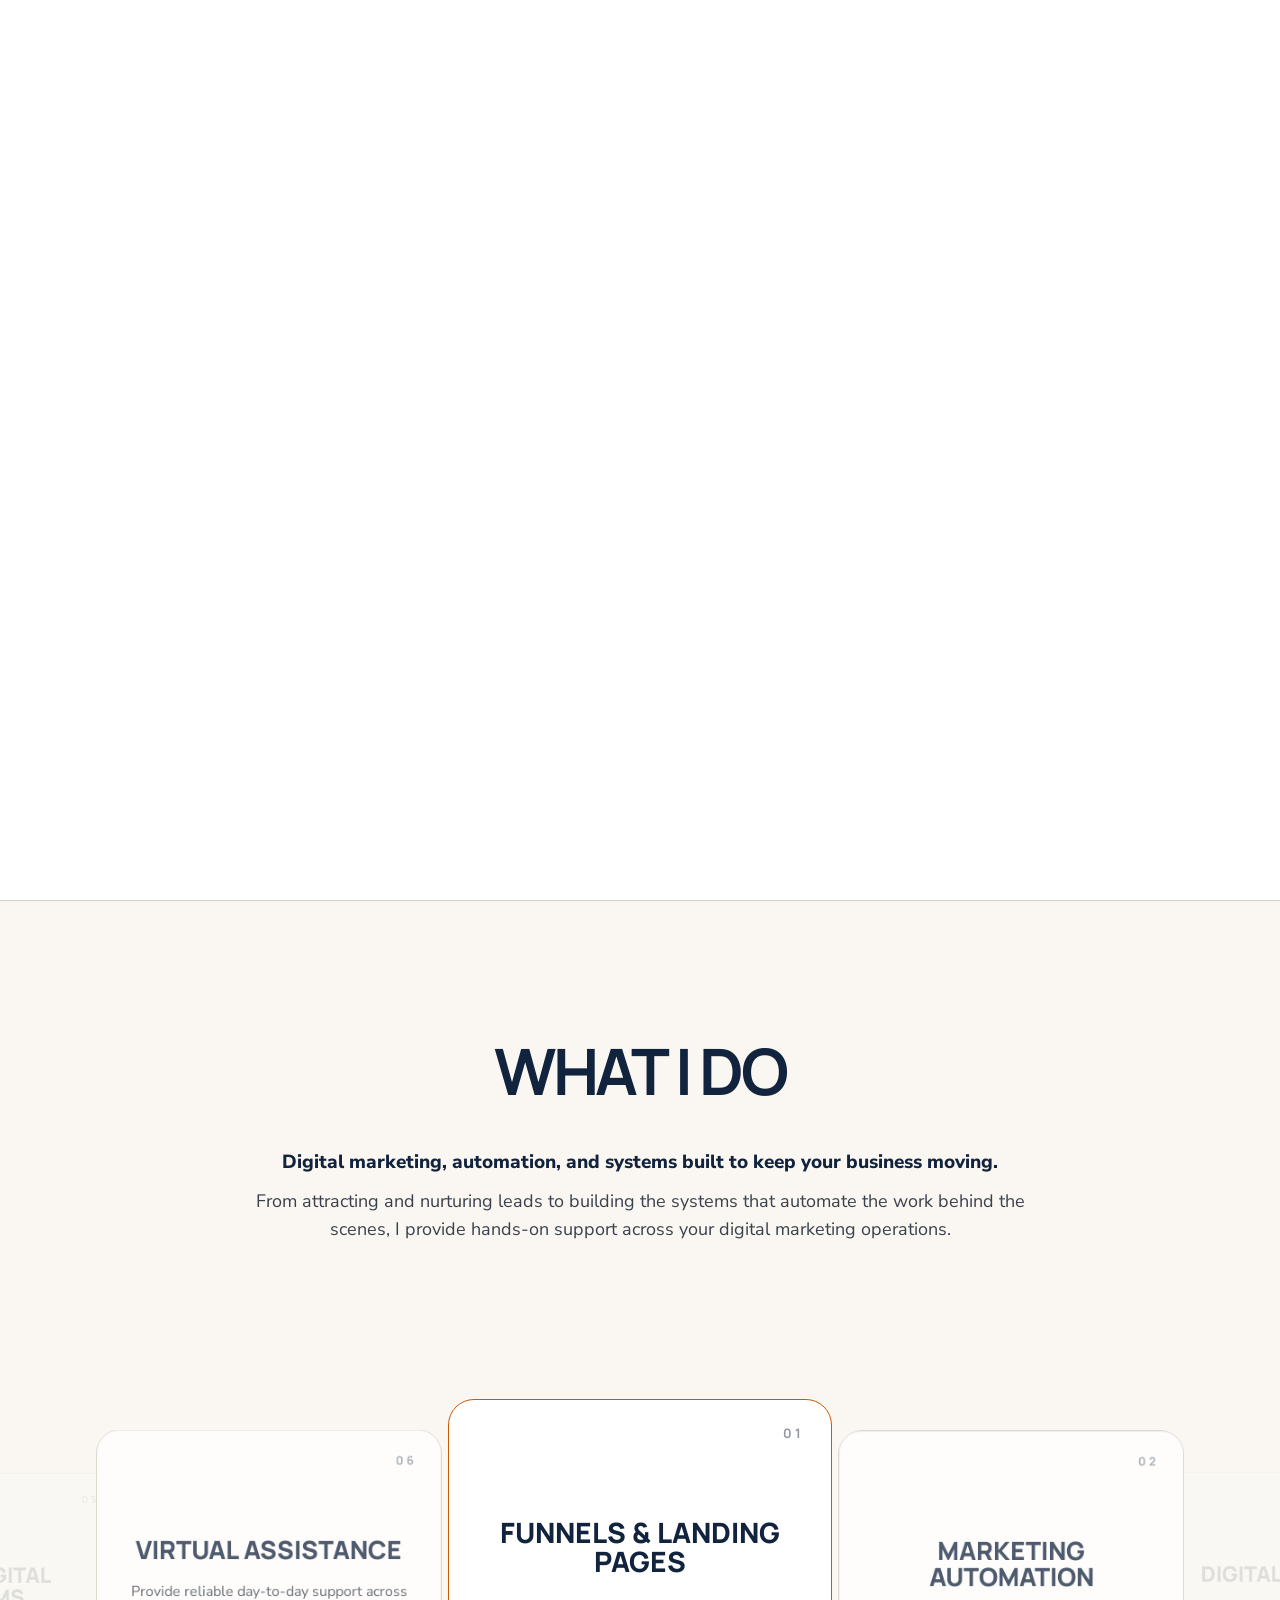
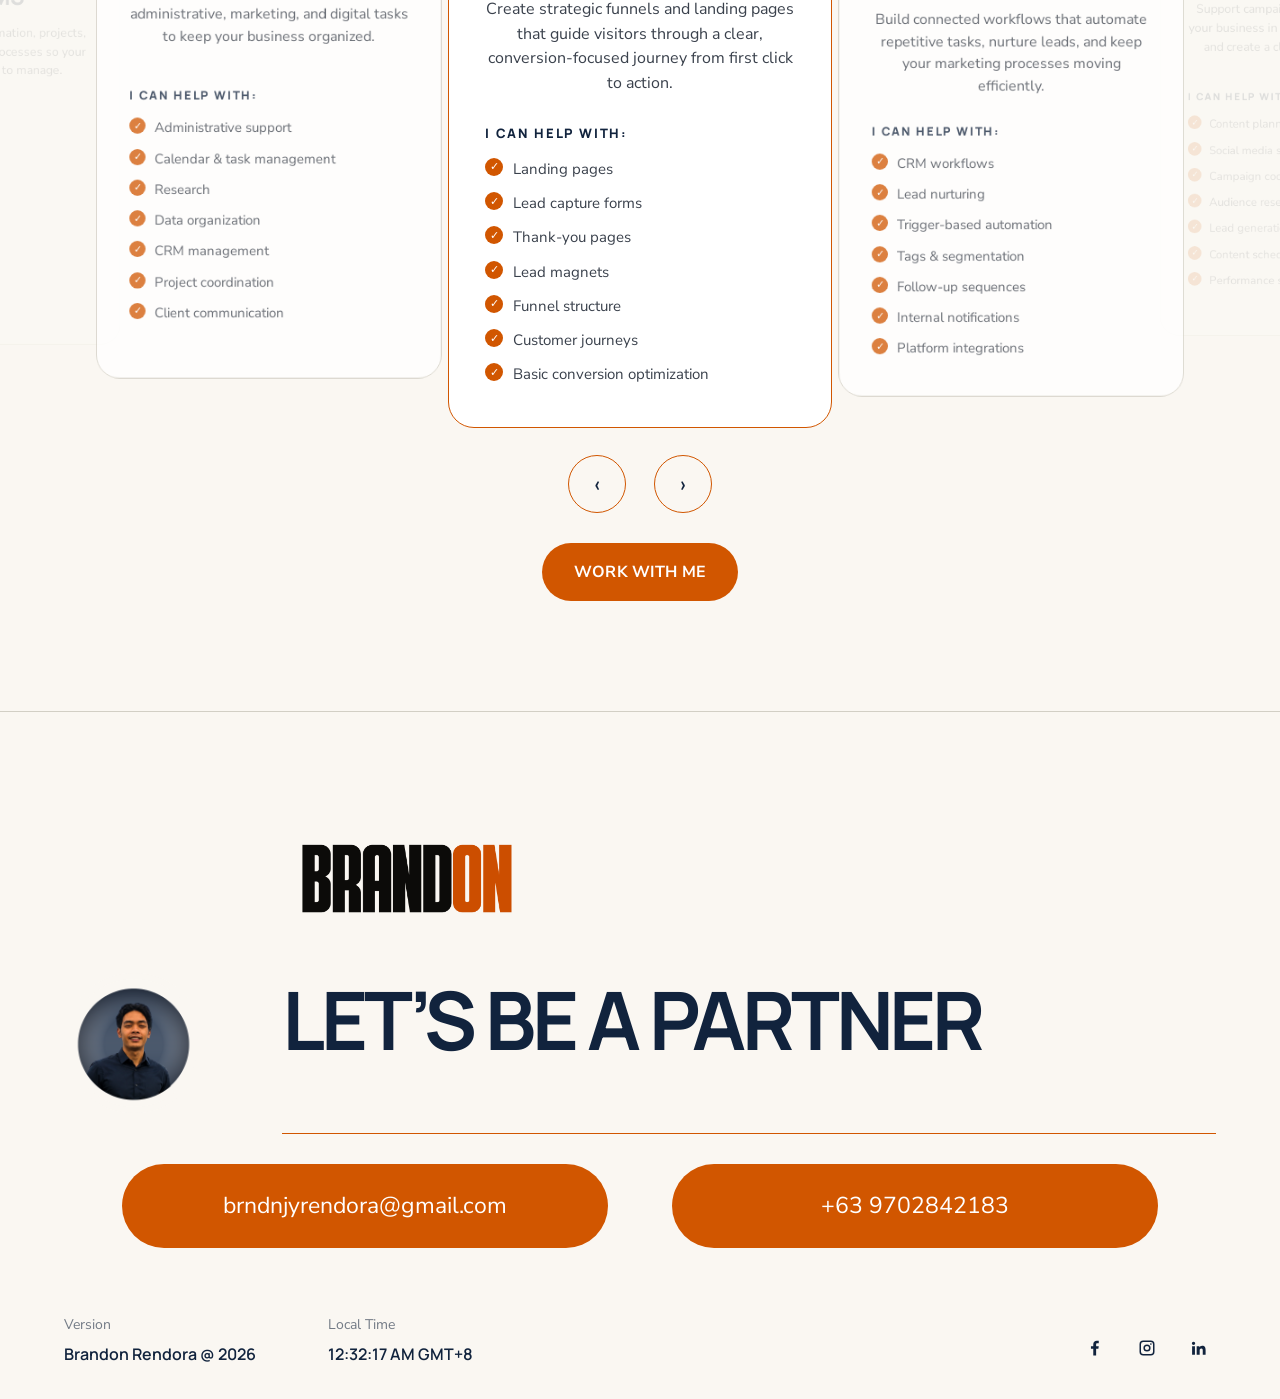
<file: index.html>
<!doctype html>
<html lang="en">

<head>
    <meta charset="utf-8">
    <meta name="viewport" content="width=device-width,initial-scale=1">
    <meta
        name="description"
        content="Brandon Rendora — digital marketing, funnels, automation and virtual assistance portfolio."
    >
    <title>Brandon Rendora — Digital Marketing</title>
    <link rel="stylesheet" href="style.css">
</head>

<body>

    <div class="intro-curtain" aria-hidden="true">

    <video
        id="intro-video"
        src="logo-intro.mp4"
        muted
        playsinline
        autoplay
        preload="auto"
    ></video>

</div>

    <header class="site-header">
        <div class="container navbar">

            <a class="logo-link" href="index.html">
                <img class="brand-logo" src="LOGOBRNDN.png" alt="Brandon logo">
            </a>

            <nav class="navlinks">
                <a class="active" href="index.html">Home</a>
                <a href="about.html">About</a>
                <a href="work.html">Work</a>
                <a href="contact.html">Contact</a>
            </nav>

            <div class="socials">

                <a
                    href="https://www.facebook.com/Brndnrndr"
                    target="_blank"
                    rel="noopener"
                    aria-label="Facebook"
                >
                    <svg viewBox="0 0 24 24">
                        <path d="M13.5 22v-9h3l.5-3.5h-3.5V7.2c0-1 .3-1.7 1.8-1.7H17V2.4c-.3 0-1.4-.1-2.7-.1-2.7 0-4.6 1.7-4.6 4.7v2.5H6.6V13h3.1v9h3.8z"/>
                    </svg>
                </a>

                <a
                    href="https://www.instagram.com/modd.esigns/"
                    target="_blank"
                    rel="noopener"
                    aria-label="Instagram"
                >
                    <svg viewBox="0 0 24 24">
                        <path d="M7 2h10a5 5 0 0 1 5 5v10a5 5 0 0 1-5 5H7a5 5 0 0 1-5-5V7a5 5 0 0 1 5-5zm0 2a3 3 0 0 0-3 3v10a3 3 0 0 0 3 3h10a3 3 0 0 0 3-3V7a3 3 0 0 0-3-3H7zm5 3.2A4.8 4.8 0 1 1 12 16.8 4.8 4.8 0 0 1 12 7.2zm0 2A2.8 2.8 0 1 0 12 14.8 2.8 2.8 0 0 0 12 9.2zm5.2-3.5a1.1 1.1 0 1 1-1.1 1.1 1.1 1.1 0 0 1 1.1-1.1z"/>
                    </svg>
                </a>

                <a
                    href="https://www.linkedin.com/in/brandon-rendora-91628b212/"
                    target="_blank"
                    rel="noopener"
                    aria-label="LinkedIn"
                >
                    <svg viewBox="0 0 24 24">
                        <path d="M4.7 3.5A2.2 2.2 0 1 1 4.7 8a2.2 2.2 0 0 1 0-4.5zM2.8 9.5h3.8V21H2.8V9.5zm6.1 0h3.6v1.6h.1c.5-.9 1.7-2 3.6-2 3.9 0 4.6 2.5 4.6 5.9v6h-3.8v-5.3c0-1.3 0-3-1.9-3s-2.2 1.4-2.2 2.9V21H8.9V9.5z"/>
                    </svg>
                </a>

            </div>
        </div>
    </header>


    <main>

        <!-- HERO SECTION -->
        <section class="hero">

            <div class="hero-bg"></div>

            <div class="container hero-inner">

                <div>

                    <div class="eyebrow">
                        DIGITAL MARKETING | FUNNELS & LANDING PAGES | AUTOMATIONS
                    </div>

                    <h1>
                        I BUILD DIGITAL<br>
                        SYSTEMS THAT<br>
                        <span class="accent">WORK.</span>
                    </h1>

                    <p class="hero-copy">
                        I help businesses attract leads, nurture prospects, and streamline their
                        marketing through websites, funnels, email campaigns, and automated workflows.
                    </p>

                    <div class="hero-actions">
                        <a class="btn" href="work.html">VIEW MY WORK</a>
                        <a class="ghost-link" href="about.html">ABOUT ME →</a>
                    </div>

                </div>

                <div class="hero-frame">
                    <img src="hero-full.png" alt="Brandon Rendora">
                </div>

            </div>
        </section>


        <!-- WHAT I DO -->
        <section class="intro-section">

            <div class="container">

                <h2 class="section-title">
                    WHAT I DO
                </h2>

                <p class="section-kicker">
                    Digital marketing, automation, and systems built to keep your business moving.
                </p>

                <p class="section-copy">
                    From attracting and nurturing leads to building the systems that automate the work
                    behind the scenes, I provide hands-on support across your digital marketing operations.
                </p>

            </div>
        </section>


        <!-- SERVICES -->
        <section class="services">

            <div class="carousel-viewport">

                <div class="carousel-track">

                    <!-- SERVICE 01 -->
                    <article class="service-card">

                        <span class="num">01</span>

                        <h3>FUNNELS & LANDING PAGES</h3>

                        <p>
                            Create strategic funnels and landing pages that guide visitors through a
                            clear, conversion-focused journey from first click to action.
                        </p>

                        <h4>I CAN HELP WITH:</h4>

                        <ul>
                            <li>Landing pages</li>
                            <li>Lead capture forms</li>
                            <li>Thank-you pages</li>
                            <li>Lead magnets</li>
                            <li>Funnel structure</li>
                            <li>Customer journeys</li>
                            <li>Basic conversion optimization</li>
                        </ul>

                    </article>


                    <!-- SERVICE 02 -->
                    <article class="service-card">

                        <span class="num">02</span>

                        <h3>MARKETING AUTOMATION</h3>

                        <p>
                            Build connected workflows that automate repetitive tasks, nurture leads,
                            and keep your marketing processes moving efficiently.
                        </p>

                        <h4>I CAN HELP WITH:</h4>

                        <ul>
                            <li>CRM workflows</li>
                            <li>Lead nurturing</li>
                            <li>Trigger-based automation</li>
                            <li>Tags & segmentation</li>
                            <li>Follow-up sequences</li>
                            <li>Internal notifications</li>
                            <li>Platform integrations</li>
                        </ul>

                    </article>


                    <!-- SERVICE 03 -->
                    <article class="service-card">

                        <span class="num">03</span>

                        <h3>DIGITAL MARKETING</h3>

                        <p>
                            Support campaigns and content that put your business in front of the right
                            audience and create a clear path toward action.
                        </p>

                        <h4>I CAN HELP WITH:</h4>

                        <ul>
                            <li>Content planning</li>
                            <li>Social media support</li>
                            <li>Campaign coordination</li>
                            <li>Audience research</li>
                            <li>Lead generation</li>
                            <li>Content scheduling</li>
                            <li>Performance support</li>
                        </ul>

                    </article>


                    <!-- SERVICE 04 -->
                    <article class="service-card">

                        <span class="num">04</span>

                        <h3>EMAIL MARKETING</h3>

                        <p>
                            Develop targeted campaigns and automated sequences that nurture prospects
                            and support the customer journey.
                        </p>

                        <h4>I CAN HELP WITH:</h4>

                        <ul>
                            <li>Email campaigns</li>
                            <li>Welcome sequences</li>
                            <li>Lead nurturing</li>
                            <li>Email automation</li>
                            <li>Segmentation</li>
                            <li>Lists & tags</li>
                            <li>HTML email implementation</li>
                        </ul>

                    </article>


                    <!-- SERVICE 05 -->
                    <article class="service-card">

                        <span class="num">05</span>

                        <h3>CRM & DIGITAL SYSTEMS</h3>

                        <p>
                            Organize customer information, projects, workflows, and digital processes
                            so your operations stay easy to manage.
                        </p>

                        <h4>I CAN HELP WITH:</h4>

                        <ul>
                            <li>CRM management</li>
                            <li>Data organization</li>
                            <li>Workflow mapping</li>
                            <li>Tags & lists</li>
                            <li>Platform integrations</li>
                            <li>Documentation</li>
                            <li>Process organization</li>
                        </ul>

                    </article>


                    <!-- SERVICE 06 -->
                    <article class="service-card">

                        <span class="num">06</span>

                        <h3>VIRTUAL ASSISTANCE</h3>

                        <p>
                            Provide reliable day-to-day support across administrative, marketing,
                            and digital tasks to keep your business organized.
                        </p>

                        <h4>I CAN HELP WITH:</h4>

                        <ul>
                            <li>Administrative support</li>
                            <li>Calendar & task management</li>
                            <li>Research</li>
                            <li>Data organization</li>
                            <li>CRM management</li>
                            <li>Project coordination</li>
                            <li>Client communication</li>
                        </ul>

                    </article>

                </div>
            </div>


            <!-- CAROUSEL CONTROLS -->
            <div class="carousel-controls">

                <button
                    class="circle-btn"
                    data-prev
                    aria-label="Previous service"
                >
                    ‹
                </button>

                <button
                    class="circle-btn"
                    data-next
                    aria-label="Next service"
                >
                    ›
                </button>

            </div>


            <div class="work-with-me">
                <a class="btn" href="contact.html">
                    WORK WITH ME
                </a>
            </div>

        </section>

    </main>


    <!-- FOOTER -->
    <footer class="site-footer">

        <div class="container">

            <div class="footer-head">

                <img
                    class="footer-brand"
                    src="LOGOBRNDN.png"
                    alt="Brandon logo"
                >

                <img
                    class="footer-avatar"
                    src="Profile-Brandon.png"
                    alt="Brandon portrait"
                >

                <h2 class="footer-title">
                    LET’S BE A PARTNER
                </h2>

            </div>


            <div class="footer-rule"></div>


            <div class="footer-pills">

                <a
                    class="pill"
                    href="mailto:brndnjyrendora@gmail.com"
                >
                    brndnjyrendora@gmail.com
                </a>

                <a
                    class="pill"
                    href="tel:+639702842183"
                >
                    +63 9702842183
                </a>

            </div>


            <div class="footer-bottom">

                <div>
                    <div class="meta-label">
                        Version
                    </div>

                    <div class="meta-value">
                        Brandon Rendora @ 2026
                    </div>
                </div>


                <div>
                    <div class="meta-label">
                        Local Time
                    </div>

                    <div class="meta-value local-time"></div>
                </div>


                <div class="socials footer-socials">

                    <a
                        href="https://www.facebook.com/Brndnrndr"
                        target="_blank"
                        rel="noopener"
                        aria-label="Facebook"
                    >
                        <svg viewBox="0 0 24 24">
                            <path d="M13.5 22v-9h3l.5-3.5h-3.5V7.2c0-1 .3-1.7 1.8-1.7H17V2.4c-.3 0-1.4-.1-2.7-.1-2.7 0-4.6 1.7-4.6 4.7v2.5H6.6V13h3.1v9h3.8z"/>
                        </svg>
                    </a>


                    <a
                        href="https://www.instagram.com/modd.esigns/"
                        target="_blank"
                        rel="noopener"
                        aria-label="Instagram"
                    >
                        <svg viewBox="0 0 24 24">
                            <path d="M7 2h10a5 5 0 0 1 5 5v10a5 5 0 0 1-5 5H7a5 5 0 0 1-5-5V7a5 5 0 0 1 5-5zm0 2a3 3 0 0 0-3 3v10a3 3 0 0 0 3 3h10a3 3 0 0 0 3-3V7a3 3 0 0 0-3-3H7zm5 3.2A4.8 4.8 0 1 1 12 16.8 4.8 4.8 0 0 1 12 7.2zm0 2A2.8 2.8 0 1 0 12 14.8 2.8 2.8 0 0 0 12 9.2zm5.2-3.5a1.1 1.1 0 1 1-1.1 1.1 1.1 1.1 0 0 1 1.1-1.1z"/>
                        </svg>
                    </a>


                    <a
                        href="https://www.linkedin.com/in/brandon-rendora-91628b212/"
                        target="_blank"
                        rel="noopener"
                        aria-label="LinkedIn"
                    >
                        <svg viewBox="0 0 24 24">
                            <path d="M4.7 3.5A2.2 2.2 0 1 1 4.7 8a2.2 2.2 0 0 1 0-4.5zM2.8 9.5h3.8V21H2.8V9.5zm6.1 0h3.6v1.6h.1c.5-.9 1.7-2 3.6-2 3.9 0 4.6 2.5 4.6 5.9v6h-3.8v-5.3c0-1.3 0-3-1.9-3s-2.2 1.4-2.2 2.9V21H8.9V9.5z"/>
                        </svg>
                    </a>

                </div>

            </div>

        </div>

    </footer>


    <script src="script.js"></script>

</body>

</html>
</file>
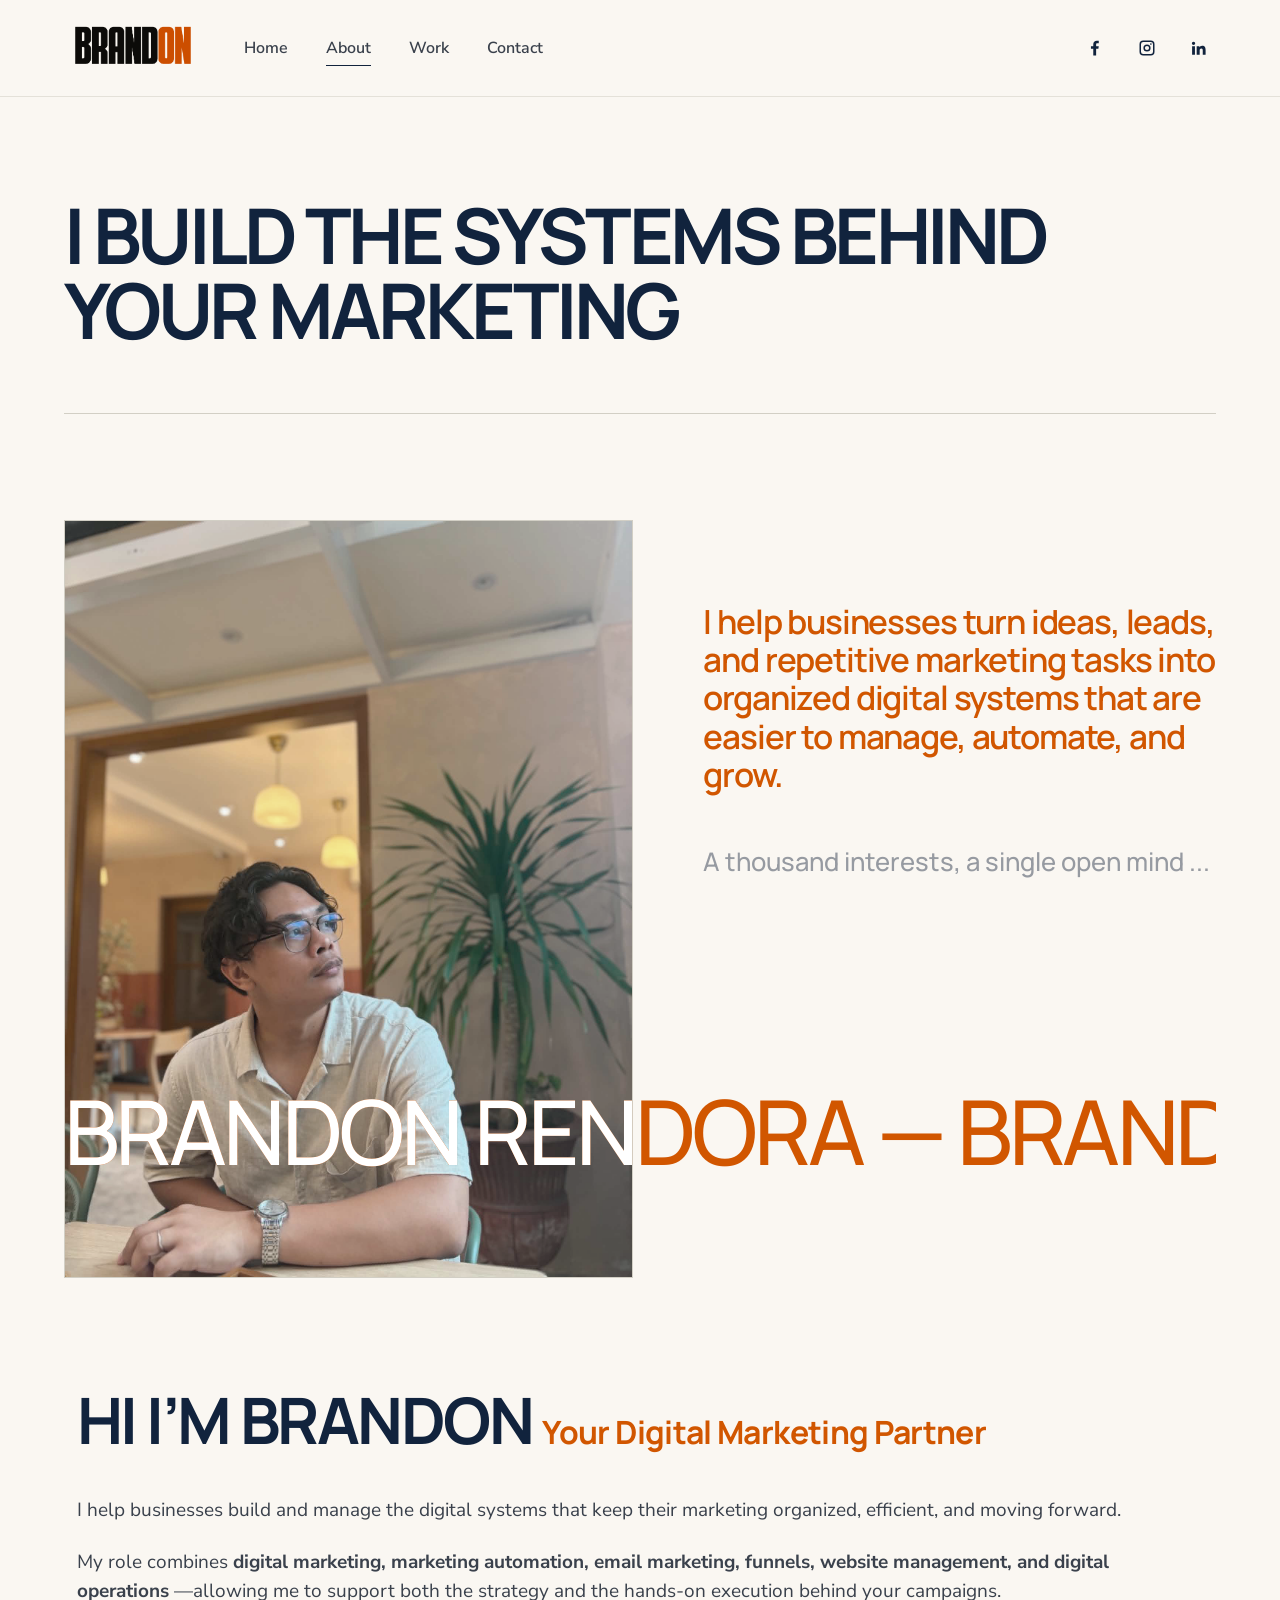
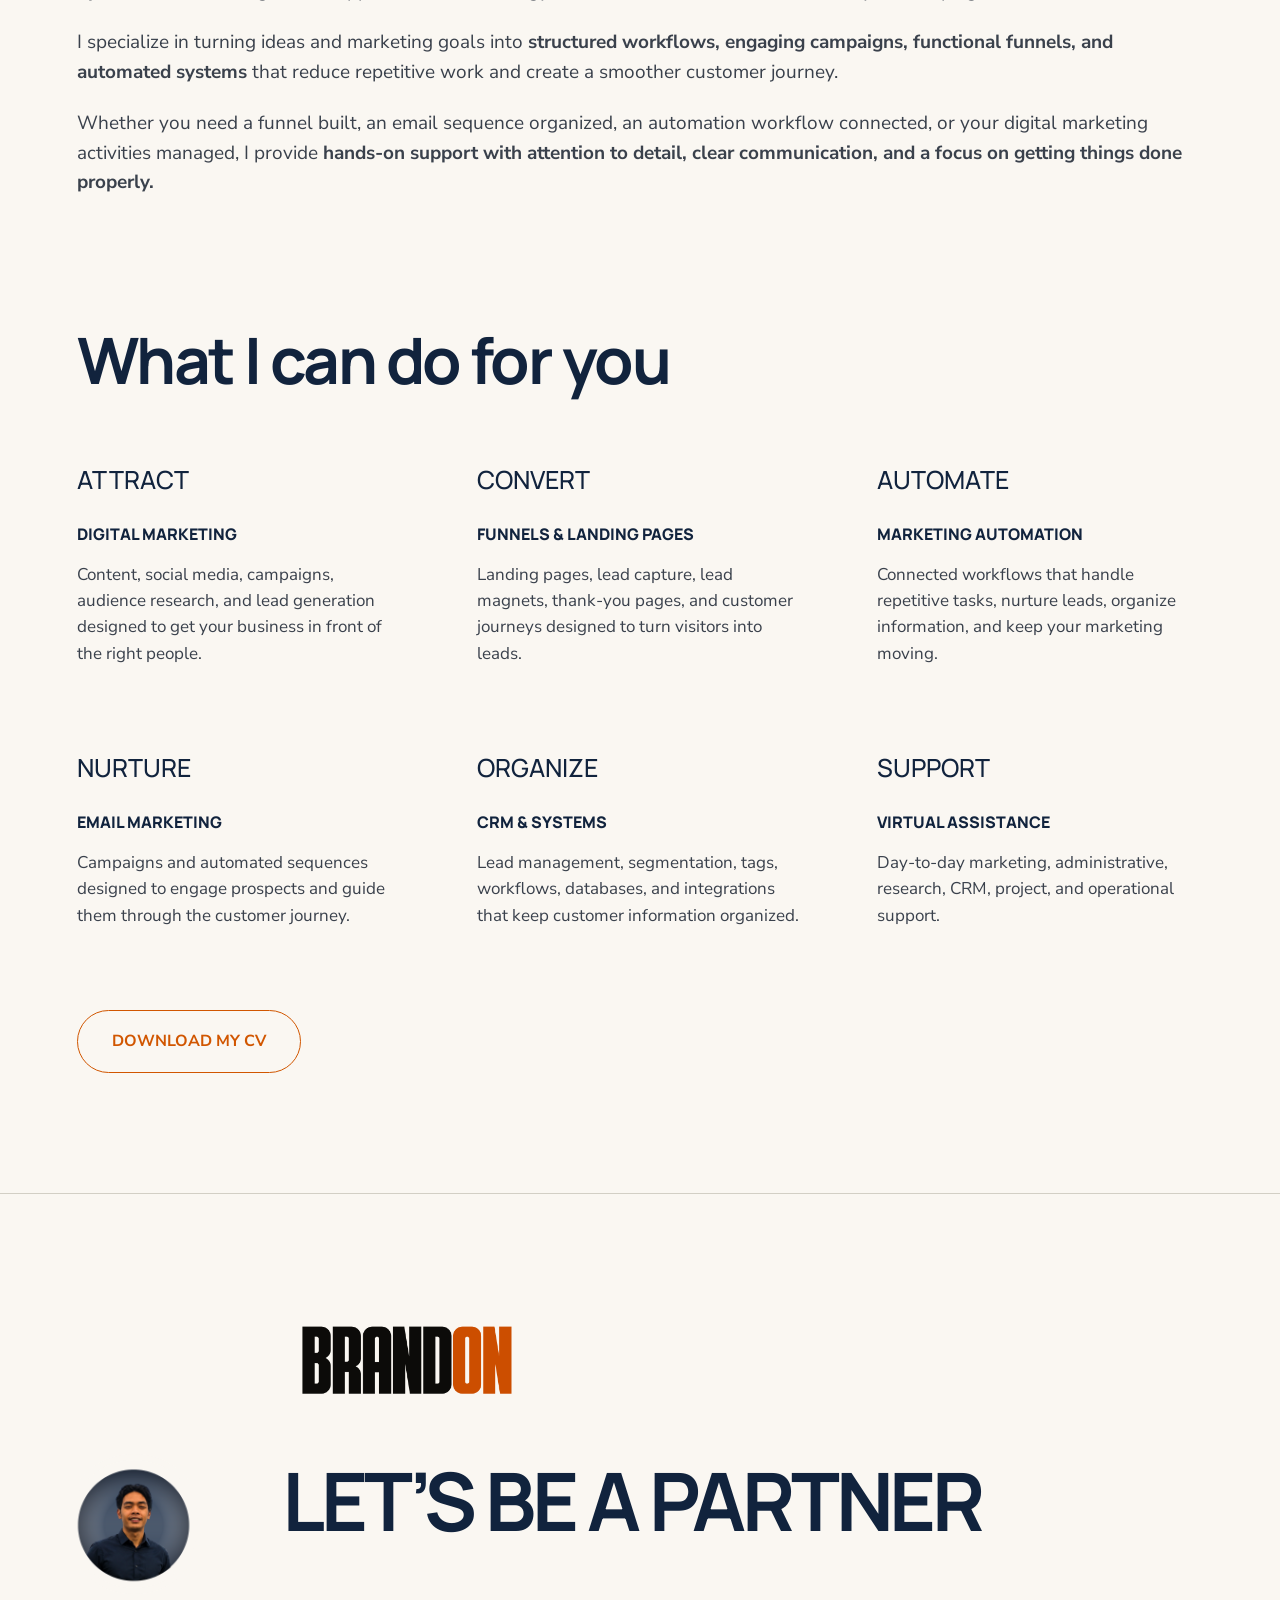
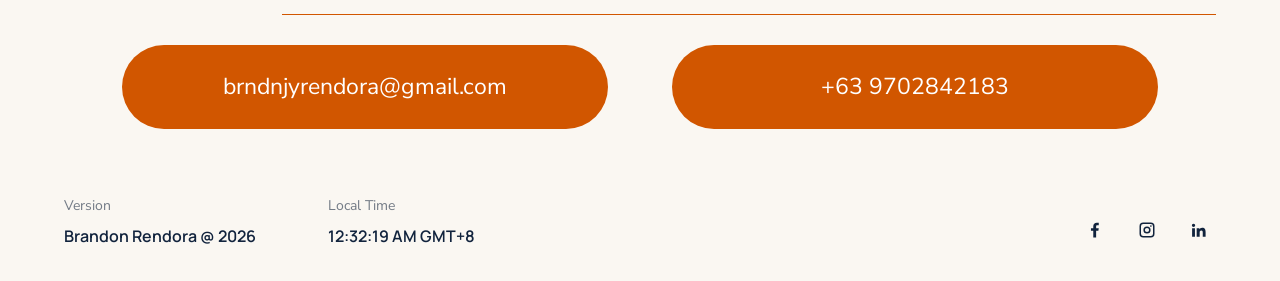
<file: about.html>
<!doctype html>
<html lang="en">

<head>
    <meta charset="utf-8">
    <meta name="viewport" content="width=device-width,initial-scale=1">

    <title>About — Brandon Rendora</title>

    <link rel="stylesheet" href="style.css">
</head>

<body>

    <!-- =========================
         HEADER / NAVIGATION
    ========================== -->

    <header class="site-header">

        <div class="container navbar">

            <a class="logo-link" href="index.html">
                <img
                    class="brand-logo"
                    src="LOGOBRNDN.png"
                    alt="Brandon logo"
                >
            </a>

            <nav class="navlinks">
                <a href="index.html">Home</a>
                <a class="active" href="about.html">About</a>
                <a href="work.html">Work</a>
                <a href="contact.html">Contact</a>
            </nav>

            <div class="socials">

                <!-- Facebook -->
                <a
                    href="https://www.facebook.com/Brndnrndr"
                    target="_blank"
                    rel="noopener"
                    aria-label="Facebook"
                >
                    <svg viewBox="0 0 24 24">
                        <path d="M13.5 22v-9h3l.5-3.5h-3.5V7.2c0-1 .3-1.7 1.8-1.7H17V2.4c-.3 0-1.4-.1-2.7-.1-2.7 0-4.6 1.7-4.6 4.7v2.5H6.6V13h3.1v9h3.8z"/>
                    </svg>
                </a>

                <!-- Instagram -->
                <a
                    href="https://www.instagram.com/modd.esigns/"
                    target="_blank"
                    rel="noopener"
                    aria-label="Instagram"
                >
                    <svg viewBox="0 0 24 24">
                        <path d="M7 2h10a5 5 0 0 1 5 5v10a5 5 0 0 1-5 5H7a5 5 0 0 1-5-5V7a5 5 0 0 1 5-5zm0 2a3 3 0 0 0-3 3v10a3 3 0 0 0 3 3h10a3 3 0 0 0 3-3V7a3 3 0 0 0-3-3H7zm5 3.2A4.8 4.8 0 1 1 12 16.8 4.8 4.8 0 0 1 12 7.2zm0 2A2.8 2.8 0 1 0 12 14.8 2.8 2.8 0 0 0 12 9.2zm5.2-3.5a1.1 1.1 0 1 1-1.1 1.1 1.1 1.1 0 0 1 1.1-1.1z"/>
                    </svg>
                </a>

                <!-- LinkedIn -->
                <a
                    href="https://www.linkedin.com/in/brandon-rendora-91628b212/"
                    target="_blank"
                    rel="noopener"
                    aria-label="LinkedIn"
                >
                    <svg viewBox="0 0 24 24">
                        <path d="M4.7 3.5A2.2 2.2 0 1 1 4.7 8a2.2 2.2 0 0 1 0-4.5zM2.8 9.5h3.8V21H2.8V9.5zm6.1 0h3.6v1.6h.1c.5-.9 1.7-2 3.6-2 3.9 0 4.6 2.5 4.6 5.9v6h-3.8v-5.3c0-1.3 0-3-1.9-3s-2.2 1.4-2.2 2.9V21H8.9V9.5z"/>
                    </svg>
                </a>

            </div>

        </div>

    </header>


    <!-- =========================
         MAIN CONTENT
    ========================== -->

    <main>


        <!-- =========================
             ABOUT PAGE HERO
        ========================== -->

        <section class="page-hero">

            <div class="container">

                <h1 class="page-title">
                    I BUILD THE SYSTEMS BEHIND<br>
                    YOUR MARKETING
                </h1>

                <div class="rule"></div>

            </div>

        </section>


        <!-- =========================
             ABOUT FEATURE
        ========================== -->

        <section class="container about-feature">

            <div class="about-photo-wrap">
                <img
                    src="about-photo.jpg"
                    alt="Brandon Rendora"
                >
            </div>

            <div class="about-lead">

                <p class="lead">
                    I help businesses turn ideas, leads, and repetitive marketing
                    tasks into organized digital systems that are easier to manage,
                    automate, and grow.
                </p>

                <p class="sub">
                    A thousand interests, a single open mind ...
                </p>

            </div>

            <!-- Orange ticker -->
            <div class="about-ticker about-ticker-orange" aria-hidden="true">
                <div class="ticker">
                    <span>BRANDON RENDORA — BRANDON RENDORA — BRANDON RENDORA — </span>
                    <span>BRANDON RENDORA — BRANDON RENDORA — BRANDON RENDORA — </span>
                </div>
            </div>

            <!-- White ticker, clipped to the image area -->
            <div class="about-ticker-image-clip" aria-hidden="true">
                <div class="ticker ticker-white">
                    <span>BRANDON RENDORA — BRANDON RENDORA — BRANDON RENDORA — </span>
                    <span>BRANDON RENDORA — BRANDON RENDORA — BRANDON RENDORA — </span>
                </div>
            </div>

        </section>


        <!-- =========================
             ABOUT BODY
        ========================== -->

        <section class="about-body">

            <h2>
                HI I’M BRANDON
                <span>Your Digital Marketing Partner</span>
            </h2>


            <p>
                I help businesses build and manage the digital systems that keep
                their marketing organized, efficient, and moving forward.
            </p>


            <p>
                My role combines
                <b>
                    digital marketing, marketing automation, email marketing,
                    funnels, website management, and digital operations
                </b>
                —allowing me to support both the strategy and the hands-on
                execution behind your campaigns.
            </p>


            <p>
                I specialize in turning ideas and marketing goals into
                <b>
                    structured workflows, engaging campaigns, functional funnels,
                    and automated systems
                </b>
                that reduce repetitive work and create a smoother customer journey.
            </p>


            <p>
                Whether you need a funnel built, an email sequence organized,
                an automation workflow connected, or your digital marketing
                activities managed, I provide
                <b>
                    hands-on support with attention to detail, clear communication,
                    and a focus on getting things done properly.
                </b>
            </p>


            <!-- =========================
                 CAPABILITIES
            ========================== -->

            <h2 class="cap-title">
                What I can do for you
            </h2>


            <div class="cap-grid">


                <!-- ATTRACT -->

                <div class="cap">

                    <h3>ATTRACT</h3>

                    <h4>DIGITAL MARKETING</h4>

                    <p>
                        Content, social media, campaigns, audience research,
                        and lead generation designed to get your business
                        in front of the right people.
                    </p>

                </div>


                <!-- CONVERT -->

                <div class="cap">

                    <h3>CONVERT</h3>

                    <h4>FUNNELS & LANDING PAGES</h4>

                    <p>
                        Landing pages, lead capture, lead magnets, thank-you
                        pages, and customer journeys designed to turn
                        visitors into leads.
                    </p>

                </div>


                <!-- AUTOMATE -->

                <div class="cap">

                    <h3>AUTOMATE</h3>

                    <h4>MARKETING AUTOMATION</h4>

                    <p>
                        Connected workflows that handle repetitive tasks,
                        nurture leads, organize information, and keep your
                        marketing moving.
                    </p>

                </div>


                <!-- NURTURE -->

                <div class="cap">

                    <h3>NURTURE</h3>

                    <h4>EMAIL MARKETING</h4>

                    <p>
                        Campaigns and automated sequences designed to engage
                        prospects and guide them through the customer journey.
                    </p>

                </div>


                <!-- ORGANIZE -->

                <div class="cap">

                    <h3>ORGANIZE</h3>

                    <h4>CRM & SYSTEMS</h4>

                    <p>
                        Lead management, segmentation, tags, workflows,
                        databases, and integrations that keep customer
                        information organized.
                    </p>

                </div>


                <!-- SUPPORT -->

                <div class="cap">

                    <h3>SUPPORT</h3>

                    <h4>VIRTUAL ASSISTANCE</h4>

                    <p>
                        Day-to-day marketing, administrative, research,
                        CRM, project, and operational support.
                    </p>

                </div>

            </div>


            <!-- DOWNLOAD CV -->

            <a
                class="outline-btn"
                href="Brandon-Rendora-Resume-2026.pdf"
                download
            >
                DOWNLOAD MY CV
            </a>

        </section>

    </main>


    <!-- =========================
         FOOTER
    ========================== -->

    <footer class="site-footer">

        <div class="container">


            <!-- FOOTER HEADING -->

            <div class="footer-head">

                <img
                    class="footer-brand"
                    src="LOGOBRNDN.png"
                    alt="Brandon logo"
                >

                <img
                    class="footer-avatar"
                    src="Profile-Brandon.png"
                    alt="Brandon portrait"
                >

                <h2 class="footer-title">
                    LET’S BE A PARTNER
                </h2>

            </div>


            <div class="footer-rule"></div>


            <!-- CONTACT BUTTONS -->

            <div class="footer-pills">

                <a
                    class="pill"
                    href="mailto:brndnjyrendora@gmail.com"
                >
                    brndnjyrendora@gmail.com
                </a>

                <a
                    class="pill"
                    href="tel:+639702842183"
                >
                    +63 9702842183
                </a>

            </div>


            <!-- FOOTER BOTTOM -->

            <div class="footer-bottom">


                <!-- VERSION -->

                <div>

                    <div class="meta-label">
                        Version
                    </div>

                    <div class="meta-value">
                        Brandon Rendora @ 2026
                    </div>

                </div>


                <!-- LOCAL TIME -->

                <div>

                    <div class="meta-label">
                        Local Time
                    </div>

                    <div class="meta-value local-time"></div>

                </div>


                <!-- SOCIAL MEDIA -->

                <div class="socials footer-socials">


                    <!-- Facebook -->

                    <a
                        href="https://www.facebook.com/Brndnrndr"
                        target="_blank"
                        rel="noopener"
                        aria-label="Facebook"
                    >
                        <svg viewBox="0 0 24 24">
                            <path d="M13.5 22v-9h3l.5-3.5h-3.5V7.2c0-1 .3-1.7 1.8-1.7H17V2.4c-.3 0-1.4-.1-2.7-.1-2.7 0-4.6 1.7-4.6 4.7v2.5H6.6V13h3.1v9h3.8z"/>
                        </svg>
                    </a>


                    <!-- Instagram -->

                    <a
                        href="https://www.instagram.com/modd.esigns/"
                        target="_blank"
                        rel="noopener"
                        aria-label="Instagram"
                    >
                        <svg viewBox="0 0 24 24">
                            <path d="M7 2h10a5 5 0 0 1 5 5v10a5 5 0 0 1-5 5H7a5 5 0 0 1-5-5V7a5 5 0 0 1 5-5zm0 2a3 3 0 0 0-3 3v10a3 3 0 0 0 3 3h10a3 3 0 0 0 3-3V7a3 3 0 0 0-3-3H7zm5 3.2A4.8 4.8 0 1 1 12 16.8 4.8 4.8 0 0 1 12 7.2zm0 2A2.8 2.8 0 1 0 12 14.8 2.8 2.8 0 0 0 12 9.2zm5.2-3.5a1.1 1.1 0 1 1-1.1 1.1 1.1 1.1 0 0 1 1.1-1.1z"/>
                        </svg>
                    </a>


                    <!-- LinkedIn -->

                    <a
                        href="https://www.linkedin.com/in/brandon-rendora-91628b212/"
                        target="_blank"
                        rel="noopener"
                        aria-label="LinkedIn"
                    >
                        <svg viewBox="0 0 24 24">
                            <path d="M4.7 3.5A2.2 2.2 0 1 1 4.7 8a2.2 2.2 0 0 1 0-4.5zM2.8 9.5h3.8V21H2.8V9.5zm6.1 0h3.6v1.6h.1c.5-.9 1.7-2 3.6-2 3.9 0 4.6 2.5 4.6 5.9v6h-3.8v-5.3c0-1.3 0-3-1.9-3s-2.2 1.4-2.2 2.9V21H8.9V9.5z"/>
                        </svg>
                    </a>

                </div>

            </div>

        </div>

    </footer>


    <!-- =========================
         JAVASCRIPT
    ========================== -->

    <script src="script.js"></script>

</body>

</html>
</file>
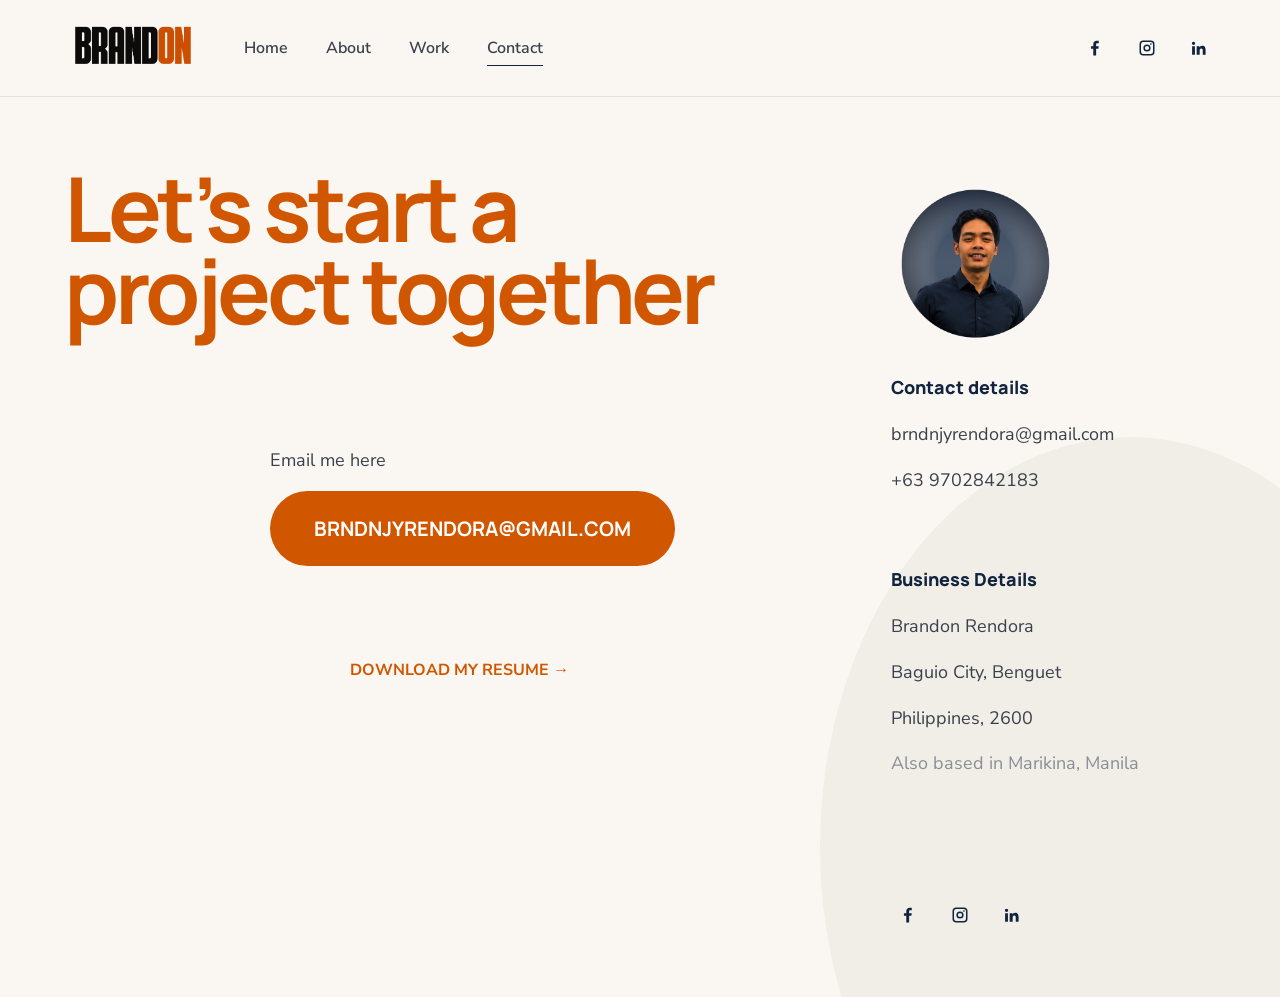
<file: contact.html>
<!doctype html>
<html lang="en">

<head>
    <meta charset="utf-8">
    <meta name="viewport" content="width=device-width,initial-scale=1">

    <title>Contact — Brandon Rendora</title>

    <link rel="stylesheet" href="style.css">
</head>

<body>

    <!-- =========================
         HEADER / NAVIGATION
    ========================== -->
    <header class="site-header">
        <div class="container navbar">

            <!-- Logo -->
            <a class="logo-link" href="index.html">
                <img
                    class="brand-logo"
                    src="LOGOBRNDN.png"
                    alt="Brandon logo"
                >
            </a>

            <!-- Navigation -->
            <nav class="navlinks">
                <a href="index.html">Home</a>
                <a href="about.html">About</a>
                <a href="work.html">Work</a>
                <a class="active" href="contact.html">Contact</a>
            </nav>

            <!-- Social Media -->
            <div class="socials">

                <!-- Facebook -->
                <a
                    href="https://www.facebook.com/Brndnrndr"
                    target="_blank"
                    rel="noopener"
                    aria-label="Facebook"
                >
                    <svg viewBox="0 0 24 24">
                        <path d="M13.5 22v-9h3l.5-3.5h-3.5V7.2c0-1 .3-1.7 1.8-1.7H17V2.4c-.3 0-1.4-.1-2.7-.1-2.7 0-4.6 1.7-4.6 4.7v2.5H6.6V13h3.1v9h3.8z"/>
                    </svg>
                </a>

                <!-- Instagram -->
                <a
                    href="https://www.instagram.com/modd.esigns/"
                    target="_blank"
                    rel="noopener"
                    aria-label="Instagram"
                >
                    <svg viewBox="0 0 24 24">
                        <path d="M7 2h10a5 5 0 0 1 5 5v10a5 5 0 0 1-5 5H7a5 5 0 0 1-5-5V7a5 5 0 0 1 5-5zm0 2a3 3 0 0 0-3 3v10a3 3 0 0 0 3 3h10a3 3 0 0 0 3-3V7a3 3 0 0 0-3-3H7zm5 3.2A4.8 4.8 0 1 1 12 16.8 4.8 4.8 0 0 1 12 7.2zm0 2A2.8 2.8 0 1 0 12 14.8 2.8 2.8 0 0 0 12 9.2zm5.2-3.5a1.1 1.1 0 1 1-1.1 1.1 1.1 1.1 0 0 1 1.1-1.1z"/>
                    </svg>
                </a>

                <!-- LinkedIn -->
                <a
                    href="https://www.linkedin.com/in/brandon-rendora-91628b212/"
                    target="_blank"
                    rel="noopener"
                    aria-label="LinkedIn"
                >
                    <svg viewBox="0 0 24 24">
                        <path d="M4.7 3.5A2.2 2.2 0 1 1 4.7 8a2.2 2.2 0 0 1 0-4.5zM2.8 9.5h3.8V21H2.8V9.5zm6.1 0h3.6v1.6h.1c.5-.9 1.7-2 3.6-2 3.9 0 4.6 2.5 4.6 5.9v6h-3.8v-5.3c0-1.3 0-3-1.9-3s-2.2 1.4-2.2 2.9V21H8.9V9.5z"/>
                    </svg>
                </a>

            </div>

        </div>
    </header>


    <!-- =========================
         CONTACT PAGE
    ========================== -->
    <main class="contact-page">

        <div class="container contact-grid">

            <!-- =========================
                 LEFT SIDE
            ========================== -->
            <section>

                <h1 class="contact-title">
                    Let’s start a project together
                </h1>

                <div class="contact-cta">

                    <div class="small">
                        Email me here
                    </div>

                    <a
                        class="email-button"
                        href="mailto:brndnjyrendora@gmail.com"
                    >
                        BRNDNJYRENDORA@GMAIL.COM
                    </a>

                    <br>

                    <a
                        class="resume-link"
                        href="Brandon-Rendora-Resume-2026.pdf"
                        download
                    >
                        DOWNLOAD MY RESUME →
                    </a>

                </div>

            </section>


            <!-- =========================
                 RIGHT SIDE
            ========================== -->
            <aside class="contact-side">

                <!-- Profile Photo -->
                <img
                    src="Profile-Brandon.png"
                    alt="Brandon Rendora"
                >


                <!-- Contact Details -->
                <h3>Contact details</h3>

                <p>
                    brndnjyrendora@gmail.com
                </p>

                <p>
                    +63 9702842183
                </p>


                <!-- Business Details -->
                <div class="business">

                    <h3>Business Details</h3>

                    <p>
                        Brandon Rendora
                    </p>

                    <p>
                        Baguio City, Benguet
                    </p>

                    <p>
                        Philippines, 2600
                    </p>

                    <p style="color:#8a8f97">
                        Also based in Marikina, Manila
                    </p>

                </div>


                <!-- =========================
                     SOCIAL MEDIA
                ========================== -->
                <div class="socials contact-socials">

                    <!-- Facebook -->
                    <a
                        href="https://www.facebook.com/Brndnrndr"
                        target="_blank"
                        rel="noopener"
                        aria-label="Facebook"
                    >
                        <svg viewBox="0 0 24 24">
                            <path d="M13.5 22v-9h3l.5-3.5h-3.5V7.2c0-1 .3-1.7 1.8-1.7H17V2.4c-.3 0-1.4-.1-2.7-.1-2.7 0-4.6 1.7-4.6 4.7v2.5H6.6V13h3.1v9h3.8z"/>
                        </svg>
                    </a>


                    <!-- Instagram -->
                    <a
                        href="https://www.instagram.com/modd.esigns/"
                        target="_blank"
                        rel="noopener"
                        aria-label="Instagram"
                    >
                        <svg viewBox="0 0 24 24">
                            <path d="M7 2h10a5 5 0 0 1 5 5v10a5 5 0 0 1-5 5H7a5 5 0 0 1-5-5V7a5 5 0 0 1 5-5zm0 2a3 3 0 0 0-3 3v10a3 3 0 0 0 3 3h10a3 3 0 0 0 3-3V7a3 3 0 0 0-3-3H7zm5 3.2A4.8 4.8 0 1 1 12 16.8 4.8 4.8 0 0 1 12 7.2zm0 2A2.8 2.8 0 1 0 12 14.8 2.8 2.8 0 0 0 12 9.2zm5.2-3.5a1.1 1.1 0 1 1-1.1 1.1 1.1 1.1 0 0 1 1.1-1.1z"/>
                        </svg>
                    </a>


                    <!-- LinkedIn -->
                    <a
                        href="https://www.linkedin.com/in/brandon-rendora-91628b212/"
                        target="_blank"
                        rel="noopener"
                        aria-label="LinkedIn"
                    >
                        <svg viewBox="0 0 24 24">
                            <path d="M4.7 3.5A2.2 2.2 0 1 1 4.7 8a2.2 2.2 0 0 1 0-4.5zM2.8 9.5h3.8V21H2.8V9.5zm6.1 0h3.6v1.6h.1c.5-.9 1.7-2 3.6-2 3.9 0 4.6 2.5 4.6 5.9v6h-3.8v-5.3c0-1.3 0-3-1.9-3s-2.2 1.4-2.2 2.9V21H8.9V9.5z"/>
                        </svg>
                    </a>

                </div>

            </aside>

        </div>

    </main>


    <!-- =========================
         JAVASCRIPT
    ========================== -->
    <script src="script.js"></script>

</body>
</html>
</file>
<file: style.css>
@import url('https://fonts.googleapis.com/css2?family=Manrope:wght@400;500;600;700;800&family=Nunito+Sans:wght@400;600;700;800&display=swap');

:root{
  --bg:#FAF7F2; --ink:#11233D; --text:#3A414C; --line:#D2CFC5;
  --accent:#D15600; --sand:#EBE8E1; --white:#FFFFFF;
  --max:1600px; --pad:clamp(22px,5vw,88px); --ease:.3s ease;
}
*{box-sizing:border-box} html{scroll-behavior:smooth} body{margin:0;background:var(--bg);color:var(--text);font-family:"Nunito Sans",Arial,sans-serif;line-height:1.55;overflow-x:hidden}
a{color:inherit;text-decoration:none} img{display:block;max-width:100%} button{font:inherit}
.container{width:min(var(--max),calc(100% - var(--pad)*2));margin:auto}

/* NAV */
.site-header{position:sticky;top:0;z-index:40;background:rgba(250,247,242,.94);backdrop-filter:blur(12px);border-bottom:1px solid rgba(210,207,197,.55)}
.navbar{height:96px;display:grid;grid-template-columns:auto 1fr auto;align-items:center;gap:42px}
.logo-link{display:inline-flex;align-items:center}.brand-logo{width:138px;height:auto}
.navlinks{display:flex;gap:38px;align-items:center}.navlinks a{font-size:16px;font-weight:600;position:relative;padding:8px 0}.navlinks a:after{content:"";position:absolute;left:0;bottom:2px;width:100%;height:1px;background:var(--ink);transform:scaleX(0);transform-origin:left;transition:var(--ease)}.navlinks a:hover:after,.navlinks a.active:after{transform:scaleX(1)}
.socials{display:flex;gap:18px;align-items:center}.socials a{width:34px;height:34px;display:grid;place-items:center;border-radius:50%;transition:var(--ease)}.socials a:hover{background:var(--sand);transform:translateY(-2px)}.socials svg{width:18px;height:18px;fill:var(--ink)}

/* =========================================================
   TOOLS & PLATFORMS MARQUEE
   ========================================================= */

.tools-section {
    padding: 90px 0 100px;
    background: #ffffff;
    overflow: hidden;
}

.tools-heading {
    margin-bottom: 55px;
}

.tools-label {
    margin: 0 0 12px;
    font-size: 12px;
    font-weight: 700;
    letter-spacing: 0.18em;
    text-transform: uppercase;
    color: #ff5a24;
}

.tools-heading h2 {
    margin: 0;
    font-size: clamp(40px, 6vw, 90px);
    line-height: 0.95;
    letter-spacing: -0.05em;
    text-transform: uppercase;
}


/* MARQUEE WINDOW */

.tools-marquee {
    width: 100%;
    overflow: hidden;
    position: relative;
}


/* MOVING TRACK */

.tools-track {
    display: flex;
    align-items: center;
    width: max-content;
    gap: 75px;

    animation: tools-scroll 38s linear infinite;

    will-change: transform;
}


/* INDIVIDUAL LOGO */

.tool-logo {
    width: 120px;
    height: 90px;

    flex: 0 0 auto;

    display: flex;
    align-items: center;
    justify-content: center;
}


/* WIDER LOGOS */

.tool-logo.tool-wide {
    width: 190px;
}


/* LOGO IMAGE */

.tool-logo img {
    display: block;

    width: 100%;
    height: 100%;

    object-fit: contain;

    background: transparent;

    transition:
        transform 0.3s ease,
        opacity 0.3s ease;
}


/* HOVER EFFECT */

.tool-logo:hover img {
    transform: scale(1.12);
}


/* PAUSE WHEN USER HOVERS */

.tools-marquee:hover .tools-track {
    animation-play-state: paused;
}


/* CONTINUOUS MOVEMENT */

@keyframes tools-scroll {

    from {
        transform: translateX(0);
    }

    to {
        transform: translateX(-50%);
    }

}


/* MOBILE */

@media (max-width: 768px) {

    .tools-section {
        padding: 65px 0 75px;
    }

    .tools-heading {
        margin-bottom: 40px;
    }

    .tools-track {
        gap: 45px;
        animation-duration: 30s;
    }

    .tool-logo {
        width: 85px;
        height: 65px;
    }

    .tool-logo.tool-wide {
        width: 135px;
    }

}


/* ACCESSIBILITY */

@media (prefers-reduced-motion: reduce) {

    .tools-track {
        animation: none;
    }

}
/* INTRO CURTAIN */

.intro-curtain {
    position: fixed;
    inset: 0;
    z-index: 9999;

    background: #fff;

    display: grid;
    place-items: center;

    overflow: hidden;

    transform: translateY(0);

    border-bottom-left-radius: 0;
    border-bottom-right-radius: 0;

    will-change: transform, border-radius;

    transition:
        transform 1.35s cubic-bezier(.77, 0, .175, 1),
        border-radius 1.35s cubic-bezier(.77, 0, .175, 1);
}

.intro-curtain.exit {
    transform: translateY(-105%);

    border-bottom-left-radius: 50%;
    border-bottom-right-radius: 50%;
}

.intro-curtain video {
    width: min(420px, 72vw);
    height: auto;

    mix-blend-mode: multiply;

    opacity: 0;
    transform: scale(.96);

    animation: introVideoIn .6s ease forwards;
}

@keyframes introVideoIn {

    from {
        opacity: 0;
        transform: scale(.96);
    }

    to {
        opacity: 1;
        transform: scale(1);
    }
}

/* HERO */
.hero{position:relative;min-height:calc(100vh - 96px);display:flex;align-items:center;overflow:hidden;border-bottom:1px solid var(--line)}
.hero-bg{position:absolute;inset:-35px;background:url('hero-gradient.png') center/cover no-repeat;filter:blur(18px);opacity:.22;transform:scale(1.06);z-index:0}
.hero:after{content:"";position:absolute;inset:0;background:linear-gradient(90deg,rgba(250,247,242,.96) 0%,rgba(250,247,242,.9) 43%,rgba(250,247,242,.45) 70%,rgba(250,247,242,.72) 100%);z-index:1}
.hero-inner{position:relative;z-index:2;display:grid;grid-template-columns:minmax(0,1fr) minmax(380px,.95fr);align-items:center;gap:clamp(40px,7vw,110px);padding:72px 0 84px}
.eyebrow{font:700 14px/1.3 "Manrope",sans-serif;letter-spacing:.03em;text-transform:uppercase;color:var(--ink);margin-bottom:28px}
.hero h1,.page-title,.section-title,.footer-title,.contact-title{font-family:"Manrope",sans-serif;color:var(--ink);font-weight:700;letter-spacing:-.05em;margin:0}
.hero h1{font-size:clamp(54px,6vw,104px);line-height:.95}.hero h1 .accent{color:var(--accent)}
.hero-copy{max-width:650px;font-size:clamp(17px,1.35vw,22px);margin:46px 0 34px;color:var(--text)}
.hero-actions{display:flex;align-items:center;gap:38px;flex-wrap:wrap}.btn{display:inline-flex;align-items:center;justify-content:center;min-height:58px;padding:0 32px;border-radius:999px;background:var(--accent);color:#fff;font-weight:700;letter-spacing:.01em;transition:transform var(--ease),background var(--ease)}.btn:hover{transform:scale(1.045);background:#b84b00}.ghost-link{font-weight:700;color:var(--accent);transition:var(--ease)}.ghost-link:hover{transform:translateX(4px)}
.hero-frame{position:relative;overflow:hidden;border:1px solid var(--line);background:var(--white);transition:transform .45s ease,border-radius .45s ease;transform-origin:center}.hero-frame:hover{transform:scale(1.035);border-radius:24px}.hero-frame img{width:100%;height:min(68vh,720px);object-fit:cover;object-position:center;transition:transform .45s ease}.hero-frame:hover img{transform:scale(1.015)}

/* HOME WHAT I DO */
.intro-section{padding:120px 0 82px;text-align:center}.section-title{font-size:clamp(52px,5vw,84px);color:var(--ink)}.section-kicker{font-weight:800;color:var(--ink);font-size:19px;margin:28px auto 10px}.section-copy{max-width:830px;margin:0 auto;font-size:18px}
.services{padding:40px 0 110px;overflow:hidden}.carousel-viewport{position:relative;height:680px;overflow:hidden;width:100%;max-width:1600px;margin:0 auto}.carousel-track{position:relative;width:100%;height:100%;padding:24px 0 44px}
.service-card{position:absolute;left:50%;top:34px;width:min(420px,30vw);min-width:320px;min-height:610px;padding:40px 36px;border:1px solid var(--line);border-radius:26px;background:var(--white);opacity:0;pointer-events:none;transform:translateX(-50%) scale(.72);transition:transform .55s cubic-bezier(.22,.8,.22,1),opacity .55s cubic-bezier(.22,.8,.22,1),border-color .55s ease;will-change:transform,opacity}.service-card.pos-center{opacity:1;pointer-events:auto;z-index:5;transform:translateX(-50%) scale(1);border-color:var(--accent)}.service-card.pos-left{opacity:.74;pointer-events:auto;z-index:4;transform:translateX(calc(-50% - min(29vw,460px))) scale(.9)}.service-card.pos-right{opacity:.74;pointer-events:auto;z-index:4;transform:translateX(calc(-50% + min(29vw,460px))) scale(.9)}.service-card.pos-outer-left{opacity:.12;z-index:2;transform:translateX(calc(-50% - min(52vw,820px))) scale(.76)}.service-card.pos-outer-right{opacity:.12;z-index:2;transform:translateX(calc(-50% + min(52vw,820px))) scale(.76)}.service-card .num{position:absolute;top:24px;right:28px;font:700 13px "Manrope";letter-spacing:.18em;color:#9198a1}.service-card h3{font:800 28px/1.05 "Manrope";color:var(--ink);margin:78px 0 20px;text-align:center}.service-card>p{text-align:center;font-size:16px;min-height:90px}.service-card h4{font:800 13px "Manrope";letter-spacing:.14em;color:var(--ink);margin:28px 0 16px}.service-card ul{list-style:none;padding:0;margin:0;display:grid;gap:11px}.service-card li{position:relative;padding-left:28px;font-size:15px}.service-card li:before{content:"✓";position:absolute;left:0;top:0;width:18px;height:18px;border-radius:50%;background:var(--accent);color:white;font-size:11px;display:grid;place-items:center}
.carousel-controls{display:flex;justify-content:center;align-items:center;gap:28px;margin-top:10px}.circle-btn{width:58px;height:58px;border-radius:50%;border:1px solid var(--accent);background:transparent;color:var(--ink);font-size:24px;cursor:pointer;transition:var(--ease)}.circle-btn:hover{background:var(--accent);color:white;transform:scale(1.05)}.dots{display:flex;gap:9px}.dot{width:8px;height:8px;border-radius:999px;background:var(--line);transition:var(--ease)}.dot.active{width:30px;background:var(--accent)}.work-with-me{display:flex;justify-content:center;margin-top:30px}


/* =========================================================
   TDA LEADERSHIP PLAYBOOK
========================================================= */

.tda-playbook-section {
    padding: 130px 0 150px;

    background: #EBE8E1;

    border-top: 1px solid #D2CFC5;
    border-bottom: 1px solid #D2CFC5;
}


.tda-playbook-grid {
    display: grid;

    grid-template-columns:
        .75fr
        1.25fr;

    gap: clamp(60px, 8vw, 140px);

    align-items: center;
}


/* LEFT SIDE */

.tda-playbook-copy h2 {
    margin: 25px 0 30px;

    max-width: 650px;

    font-family: "Manrope", sans-serif;

    font-size: clamp(45px, 5vw, 78px);

    font-weight: 700;

    line-height: .98;

    letter-spacing: -.055em;

    color: #11233D;
}


.tda-playbook-copy p {
    max-width: 620px;

    margin: 0 0 20px;

    font-size: 17px;

    line-height: 1.75;

    color: #3A414C;
}


/* BUTTON */

.tda-playbook-button {
    display: inline-flex;

    align-items: center;

    gap: 28px;

    margin-top: 22px;

    padding: 19px 28px;

    border: 1px solid #D15600;

    border-radius: 999px;

    color: #D15600;

    font-size: 13px;

    font-weight: 800;

    letter-spacing: .04em;

    transition:
        background .3s ease,
        color .3s ease,
        transform .3s ease;
}


.tda-playbook-button:hover {
    background: #D15600;

    color: #FFFFFF;

    transform: scale(1.025);
}


/* PLAYBOOK PREVIEW */

.tda-playbook-preview {
    position: relative;

    width: 100%;

    aspect-ratio: 16 / 10;

    overflow: hidden;

    background: #111111;

    border: 1px solid #D2CFC5;
}


.tda-playbook-preview iframe {
    width: 100%;

    height: 100%;

    border: 0;

    display: block;
}


/* MOBILE */

@media (max-width: 900px) {

    .tda-playbook-grid {
        grid-template-columns: 1fr;
    }

}


@media (max-width: 680px) {

    .tda-playbook-section {
        padding: 80px 0 90px;
    }

    .tda-playbook-preview {
        aspect-ratio: 4 / 5;
    }

}
/* FOOTER */
.site-footer {
    border-top: 1px solid var(--line);
    padding: 88px 0 34px;
    background: var(--bg);
}


/* Main footer heading area */
.footer-head {
    display: grid;

    grid-template-columns: 180px 1fr;
    grid-template-rows: auto auto;

    column-gap: 38px;
    row-gap: 16px;

    align-items: start;

    min-height: 235px;
}


/* BRANDON logo */
.footer-brand {
    grid-column: 2;
    grid-row: 1;

    width: 250px;

    /* Align logo edge with LET'S BE A PARTNER */
    justify-self: start;
    margin-left: 0;
    padding-left: 0;

    transition: transform .35s cubic-bezier(.2,.8,.2,1);
    transform-origin: left bottom;
}


/* Logo hover animation */
.footer-brand:hover {
    transform: rotate(6deg) translateY(4px);
}


/* Profile picture */
.footer-avatar {
    grid-column: 1;
    grid-row: 2;

    width: 140px;
    height: 140px;

    border-radius: 50%;
    object-fit: cover;

    border: 6px solid var(--bg);

    align-self: start;
    justify-self: start;

    margin-top: -10px;

    position: relative;
    z-index: 2;
}


/* LET'S BE A PARTNER */
.footer-title {
    grid-column: 2;
    grid-row: 2;

    font-size: clamp(56px, 6.3vw, 112px);
    line-height: .9;

    color: var(--ink);

    white-space: nowrap;

    align-self: start;
    justify-self: start;

    /* Keep same left starting point as logo */
    margin-left: 0;
    padding-left: 0;
}


/* Divider line */
.footer-rule {
    height: 1px;
    background: var(--accent);

    margin: 20px 0 30px;

    /* Same starting position as logo + heading */
    margin-left: 218px;
}


/* Contact buttons */
.footer-pills {
    display: grid;
    grid-template-columns: 1fr 1fr;

    gap: clamp(22px, 5vw, 90px);

    padding: 0 5%;
}


.pill {
    background: var(--accent);
    color: white;

    border-radius: 999px;

    padding: 24px 30px;

    font-size: clamp(18px, 1.8vw, 30px);

    text-align: center;

    transition: transform var(--ease);
}


.pill:hover {
    transform: scale(1.035);
}


/* Bottom footer information */
.footer-bottom {
    display: grid;

    grid-template-columns: auto auto 1fr;

    align-items: end;

    gap: 72px;

    margin-top: 66px;
}


.meta-label {
    font-size: 14px;

    color: #737b86;

    margin-bottom: 8px;
}


.meta-value {
    font: 600 16px "Manrope";

    color: var(--ink);
}


.footer-socials {
    justify-self: end;
}
/* ABOUT */

.page-hero {
    padding: 100px 0 48px;
}

.page-title {
    font-size: clamp(58px, 6vw, 106px);
    line-height: .98;
    max-width: 1250px;
}

.rule {
    height: 1px;
    background: var(--line);
    margin-top: 65px;
}

.about-feature {
    position: relative;
    display: grid;
    grid-template-columns: 1fr .9fr;
    gap: 70px;
    align-items: start;
    padding: 58px 0 20px;
}

.about-photo-wrap {
    position: relative;
    overflow: hidden;
    min-height: 680px;
    border: 1px solid var(--line);
    background: var(--sand);
    z-index: 1;
}

.about-photo-wrap img {
    width: 100%;
    height: 100%;
    min-height: 680px;
    object-fit: cover;
    filter: saturate(.68) contrast(.9) brightness(1.04);
}

.about-lead {
    padding-top: 50px;
    position: relative;
    z-index: 2;
}

.about-lead .lead {
    font: 600 clamp(28px, 2.6vw, 48px) / 1.15 "Manrope";
    color: var(--accent);
    letter-spacing: -.035em;
}

.about-lead .sub {
    font: 500 clamp(22px, 2vw, 34px) "Manrope";
    color: #969aa1;
    margin-top: 50px;
}

/* =========================================================
   SUMMITFIT PROJECT
========================================================= */

.summitfit-showcase {
    padding: 90px 0 150px;
}

.summitfit-showcase-head {
    margin-bottom: 70px;
}

.summitfit-showcase-head h2 {
    max-width: 900px;
    margin: 24px 0 0;

    font: 700 clamp(44px, 5vw, 82px) / 1 "Manrope";
    letter-spacing: -.05em;

    color: var(--ink);
}


/* SUMMITFIT LOGO / INTRO */

.summitfit-logo-block {
    display: grid;
    grid-template-columns: .6fr 1.4fr;

    gap: 70px;
    align-items: center;

    margin-bottom: 90px;
}

.summitfit-logo-card {
    padding: 50px;

    background: #0a0a0a;

    border: 1px solid var(--line);
}

.summitfit-logo-card img {
    display: block;

    width: 100%;
    height: auto;
}

.summitfit-logo-copy h3 {
    margin: 0 0 18px;

    font: 700 clamp(32px, 3vw, 50px) / 1 "Manrope";
    letter-spacing: -.04em;

    color: var(--ink);
}

.summitfit-logo-copy p {
    max-width: 640px;

    font-size: 18px;
    line-height: 1.7;
}


/* =========================================================
   SUMMITFIT — FUNNEL SHOWCASE
========================================================= */

.funnel-showcase {
    width: 100%;

    margin-bottom: 120px;
}


/* HEADING ABOVE EACH PAGE */

.funnel-heading {
    display: grid;

    grid-template-columns: 220px 1fr;

    gap: 40px;

    align-items: end;

    margin-bottom: 30px;
}


.funnel-heading span {
    font-family: "Manrope", sans-serif;

    font-size: 11px;

    font-weight: 700;

    letter-spacing: .14em;

    color: #7d838c;
}


.funnel-heading h3 {
    margin: 0;

    font-family: "Manrope", sans-serif;

    font-size: clamp(28px, 3vw, 48px);

    font-weight: 700;

    letter-spacing: -.04em;

    color: #11233D;
}


/* =========================================================
   BROWSER FRAME
========================================================= */

.funnel-frame {
    position: relative;

    width: 100%;

    overflow: hidden;

    background: #ffffff;

    border: 1px solid #D2CFC5;

    border-radius: 4px;
}


/* Browser top bar */

.browser-bar {
    position: relative;

    height: 48px;

    display: flex;

    align-items: center;

    gap: 8px;

    padding: 0 16px;

    background: #EBE8E1;

    border-bottom: 1px solid #D2CFC5;
}


.browser-dot {
    width: 9px;
    height: 9px;

    flex-shrink: 0;

    border-radius: 50%;

    background: #AAA69D;
}


.browser-address {
    position: absolute;

    left: 50%;

    transform: translateX(-50%);

    width: min(420px, 45%);

    padding: 5px 15px;

    background: #FFFFFF;

    border: 1px solid #D2CFC5;

    border-radius: 999px;

    color: #8A8F97;

    font-family: "Manrope", sans-serif;

    font-size: 10px;

    text-align: center;
}


/* =========================================================
   ACTUAL HTML PAGE INSIDE FRAME
========================================================= */

.funnel-preview-frame {
    display: block;

    width: 100%;

    /*
       IMPORTANT:
       iframe needs an explicit height.
       Without this the page may appear missing/collapsed.
    */
    height: 1000px;

    margin: 0;

    padding: 0;

    border: 0;

    background: #FFFFFF;
}


/* =========================================================
   TABLET
========================================================= */

@media (max-width: 1000px) {

    .funnel-preview-frame {
        height: 850px;
    }

}


/* =========================================================
   MOBILE
========================================================= */

@media (max-width: 680px) {

    .funnel-showcase {
        margin-bottom: 75px;
    }


    .funnel-heading {
        grid-template-columns: 1fr;

        gap: 10px;

        margin-bottom: 20px;
    }


    .funnel-heading h3 {
        font-size: 30px;
    }


    .browser-address {
        width: 55%;

        font-size: 8px;
    }


    .funnel-preview-frame {
        height: 700px;
    }

}

/* One visual scrolling ticker, made from two synchronized layers */
.about-ticker {
    position: absolute;
    left: 0;

    /* MOVE TICKER LOWER */
    top: 80%;

    width: 100%;
    transform: translateY(-50%);

    overflow: hidden;
    pointer-events: none;

    z-index: 5;
}

.about-ticker-image-clip {
    position: absolute;
    left: 0;

    /* MUST MATCH THE ORANGE TICKER */
    top: 80%;

    width: calc((100% - 70px) / 1.9);

    transform: translateY(-50%);

    overflow: hidden;
    pointer-events: none;

    z-index: 6;
}

.ticker {
    display: flex;
    width: max-content;
    animation: ticker 18s linear infinite;
    font: 500 clamp(56px, 7vw, 124px) / 1 "Manrope";
    letter-spacing: -.04em;
    padding: 20px 0;
    will-change: transform;
}

.about-ticker-orange .ticker {
    color: var(--accent);
}

.ticker-white {
    color: #FFFFFF;
}

.ticker span {
    white-space: nowrap;
    padding-right: 60px;
}

@keyframes ticker {
    to {
        transform: translateX(-50%);
    }
}

.about-body{width:min(1420px,calc(100% - 12vw));margin:0 auto;padding:90px 0 120px}.about-body h2{font:700 clamp(48px,5vw,88px)/1 "Manrope";color:var(--ink);letter-spacing:-.04em;margin:0 0 44px}.about-body h2 span{font-size:.5em;color:var(--accent);letter-spacing:-.02em}.about-body>p{font-size:19px;max-width:1250px;margin:0 0 22px}.cap-title{margin-top:130px!important}.cap-grid{display:grid;grid-template-columns:repeat(3,1fr);gap:66px 74px;margin-top:70px}.cap h3{font:500 25px "Manrope";color:var(--ink);margin:0 0 26px}.cap h4{font:800 16px "Manrope";color:var(--ink);margin:0 0 16px}.cap p{font-size:17px}.outline-btn{display:inline-flex;margin-top:64px;border:1px solid var(--accent);color:var(--accent);border-radius:999px;padding:18px 34px;font-weight:700;transition:var(--ease)}.outline-btn:hover{background:var(--accent);color:#fff;transform:scale(1.035)}

/* WORK */
.work-hero{padding:130px 0 80px}
.project-list{display:grid;gap:0;border-top:1px solid var(--line)}
.project-row{display:grid;grid-template-columns:90px 1fr auto;gap:30px;align-items:center;padding:38px 0;border-bottom:1px solid var(--line);transition:var(--ease)}
.project-row:hover{padding-left:14px;background:rgba(235,232,225,.35)}
.project-num{font:700 13px "Manrope";letter-spacing:.15em;color:#8c929a}
.project-row h3{font:700 clamp(30px,3vw,52px) "Manrope";letter-spacing:-.035em;color:var(--ink);margin:0}
.project-row p{margin:8px 0 0;max-width:720px}
.project-arrow{font-size:34px;color:var(--accent)}
.work-note{padding:70px 0 110px;color:#808690}
.archive-media video {
    display: block;

    width: 100%;
    height: 100%;

    object-fit: cover;
}
.project-archive-link {
    padding: 100px 0 130px;
    border-top: 1px solid var(--line);
}

.project-archive-inner {
    display: flex;
    align-items: end;
    justify-content: space-between;
    gap: 50px;
}

.project-archive-inner h2 {
    font: 700 clamp(40px, 4vw, 72px) / 1 "Manrope";
    letter-spacing: -.05em;
    color: var(--ink);
    margin: 24px 0 0;
}

.archive-folder-button {
    display: inline-flex;
    align-items: center;
    gap: 26px;

    padding: 22px 30px;

    border: 1px solid var(--accent);
    border-radius: 999px;

    color: var(--accent);

    font: 700 14px "Manrope";

    transition: .3s ease;
}

.archive-folder-button:hover {
    background: var(--accent);
    color: white;
    transform: scale(1.035);
}
/* CONTACT */
.contact-page{min-height:100vh;background:var(--bg);position:relative;overflow:hidden;padding:70px 0 40px}.contact-page:after{content:"";position:absolute;right:-160px;bottom:-260px;width:620px;height:820px;border-radius:50%;background:rgba(235,232,225,.62);z-index:0}.contact-grid{position:relative;z-index:1;display:grid;grid-template-columns:1.7fr .75fr;gap:90px;min-height:80vh}.contact-title{font-size:clamp(64px,7vw,124px);line-height:.92;color:var(--accent);max-width:900px}.contact-cta{margin-top:115px;margin-left:28%}.contact-cta .small{font-size:18px;margin-bottom:16px}.email-button{display:inline-flex;background:var(--accent);color:white;border-radius:999px;padding:24px 44px;font:700 20px "Manrope";transition:var(--ease)}.email-button:hover{transform:scale(1.04)}.resume-link{display:inline-flex;margin:92px 0 0 80px;color:var(--accent);font-weight:700;transition:var(--ease)}.resume-link:hover{transform:translateX(5px)}.contact-side{padding-top:10px}.contact-side img{width:170px;height:170px;object-fit:cover;border-radius:50%;margin-bottom:28px}.contact-side h3{font:800 18px "Manrope";color:var(--ink);margin:0 0 22px}.contact-side p{font-size:18px;margin:0 0 18px}.contact-side .business{margin-top:72px}.contact-socials{margin-top:120px}

@media(max-width:1000px){.carousel-viewport{height:650px}.service-card{width:min(400px,44vw);min-width:300px}.service-card.pos-left{transform:translateX(calc(-50% - 31vw)) scale(.88)}.service-card.pos-right{transform:translateX(calc(-50% + 31vw)) scale(.88)}.service-card.pos-outer-left,.service-card.pos-outer-right{opacity:0}.navbar{grid-template-columns:auto auto;gap:18px}.navlinks{order:3;grid-column:1/-1;justify-content:center;padding-bottom:14px}.socials{justify-self:end}.site-header .navbar{height:auto;padding:18px 0}.hero{min-height:auto}.hero-inner{grid-template-columns:1fr;padding-top:58px}.hero-frame{max-width:720px}.hero-frame img{height:auto}.footer-head{grid-template-columns:130px 1fr;min-height:190px}.footer-brand{width:200px}.footer-avatar{width:110px;height:110px}.footer-title{white-space:normal}.footer-rule{margin-left:168px}.footer-pills{grid-template-columns:1fr;padding:0}.footer-bottom{grid-template-columns:1fr 1fr}.footer-socials{grid-column:1/-1;justify-self:start}.about-feature,.contact-grid{grid-template-columns:1fr}.about-photo-wrap,.about-photo-wrap img{min-height:560px}.cap-grid{grid-template-columns:repeat(2,1fr)}.contact-cta{margin-left:0;margin-top:70px}.resume-link{margin-left:0}.contact-side{padding-top:60px}}
@media(max-width:680px){.carousel-viewport{height:650px}.service-card{width:84vw;min-width:0}.service-card.pos-left,.service-card.pos-right,.service-card.pos-outer-left,.service-card.pos-outer-right{opacity:0;pointer-events:none}.service-card.pos-center{opacity:1}.site-footer{padding-top:68px}.footer-head{grid-template-columns:92px 1fr;grid-template-rows:auto auto;column-gap:18px;min-height:170px}.footer-brand{grid-column:2;grid-row:1;width:170px}.footer-avatar{grid-column:1;grid-row:2;width:86px;height:86px;margin-top:0;border-width:4px}.footer-title{grid-column:2;grid-row:2;margin-top:0;font-size:48px}.footer-rule{margin-left:110px}.brand-logo{--pad:22px}.brand-logo{width:112px}.navlinks{gap:20px;overflow-x:auto;justify-content:flex-start}.socials{gap:6px}.hero h1{font-size:48px}.hero-inner{gap:32px}.hero-copy{margin-top:30px}.hero-actions{gap:22px}.intro-section{padding:80px 0 55px}.service-card{flex-basis:84vw;min-height:620px}.footer-bottom{grid-template-columns:1fr;gap:26px}.footer-socials{grid-column:auto}.about-feature{gap:26px}.about-photo-wrap,.about-photo-wrap img{min-height:420px}.about-lead{padding-top:15px}.about-body{width:calc(100% - 44px)}.cap-grid{grid-template-columns:1fr;gap:42px}.page-hero{padding-top:70px}.project-row{grid-template-columns:48px 1fr auto}.contact-title{font-size:58px}.email-button{font-size:15px;padding:20px 24px;max-width:100%;word-break:break-all}.contact-side img{width:140px;height:140px}}

@media(max-width:1000px){
    .about-ticker-image-clip {
        width: 100%;
    }
}
</file>
